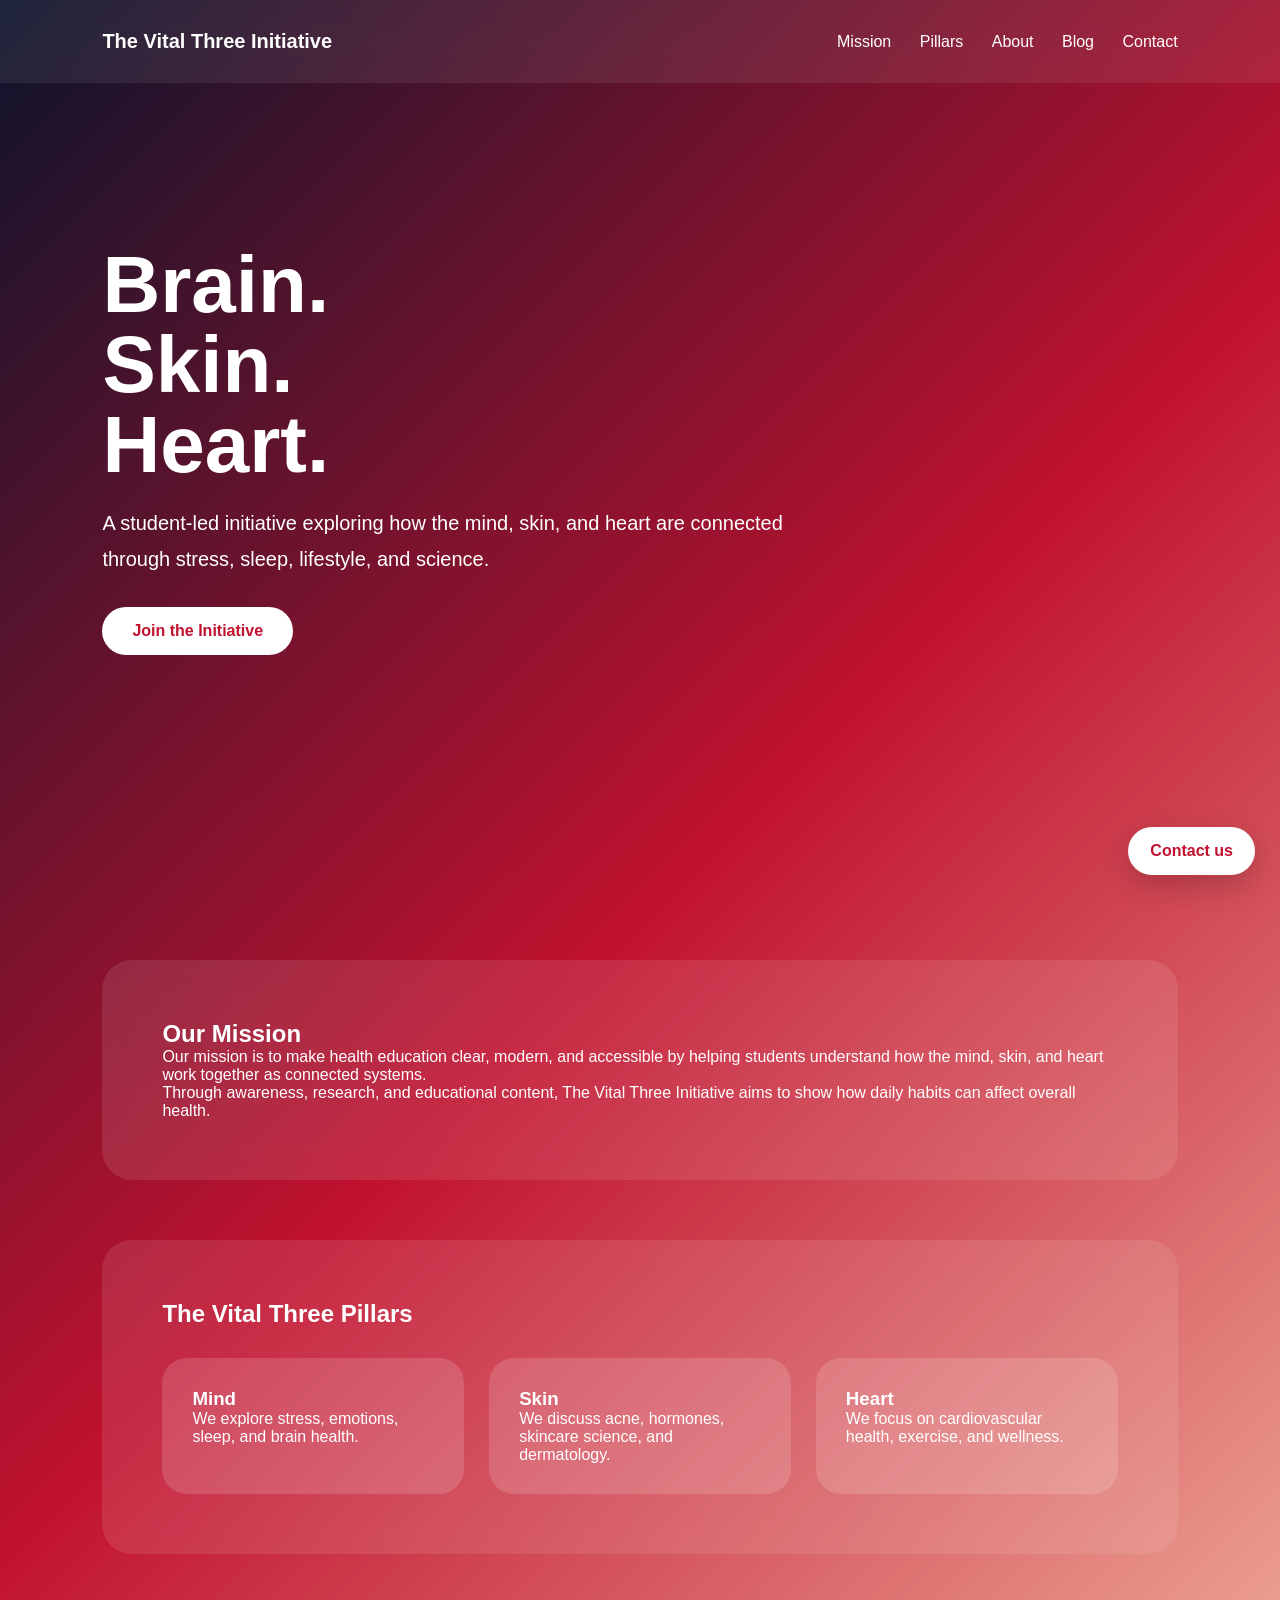
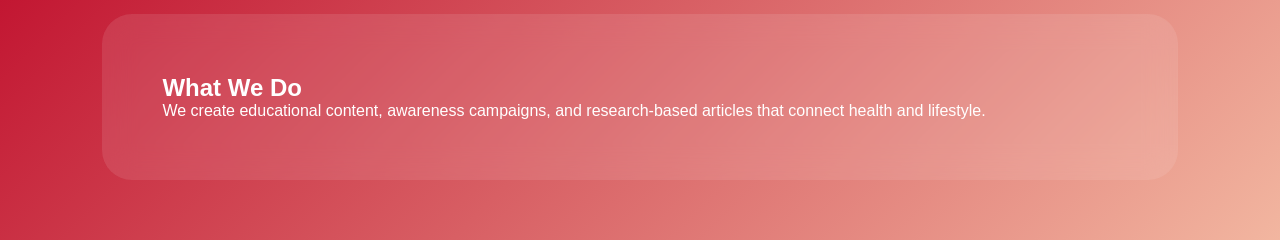
<file: index.html>
<!DOCTYPE html>
<html lang="en">
<head>
<meta charset="UTF-8">
<meta name="viewport" content="width=device-width, initial-scale=1.0">
<title>The Vital Three Initiative</title>
<link rel="stylesheet" href="style.css">
</head>
<body>

<header>
  <div class="logo">The Vital Three Initiative</div>

  <nav>
    <a href="#mission">Mission</a>
    <a href="#pillars">Pillars</a>
    <a href="about.html">About</a>
    <a href="blog.html">Blog</a>
    <a href="contact.html">Contact</a>
  </nav>
</header>

<section class="hero">

<div class="hero-content reveal">

<h1>Brain.<br>Skin.<br>Heart.</h1>

<p>
A student-led initiative exploring how the mind, skin, and heart are connected through stress, sleep, lifestyle, and science.
</p>

<a href="contact.html" class="btn">
Join the Initiative
</a>

</div>

</section>

<section class="glass reveal" id="mission">

<h2>Our Mission</h2>

<p>
Our mission is to make health education clear, modern, and accessible by helping students understand how the mind, skin, and heart work together as connected systems.
</p>

<p>
Through awareness, research, and educational content, The Vital Three Initiative aims to show how daily habits can affect overall health.
</p>

</section>

<section class="glass reveal" id="pillars">

<h2>The Vital Three Pillars</h2>

<div class="cards">

<div class="card">
<h3>Mind</h3>
<p>
We explore stress, emotions, sleep, and brain health.
</p>
</div>

<div class="card">
<h3>Skin</h3>
<p>
We discuss acne, hormones, skincare science, and dermatology.
</p>
</div>

<div class="card">
<h3>Heart</h3>
<p>
We focus on cardiovascular health, exercise, and wellness.
</p>
</div>

</div>

</section>

<section class="glass reveal">

<h2>What We Do</h2>

<p>
We create educational content, awareness campaigns, and research-based articles that connect health and lifestyle.
</p>

</section>

<a class="chatbox" href="contact.html">
Contact us
</a>

<script src="script.js"></script>

</body>
</html>
</file>
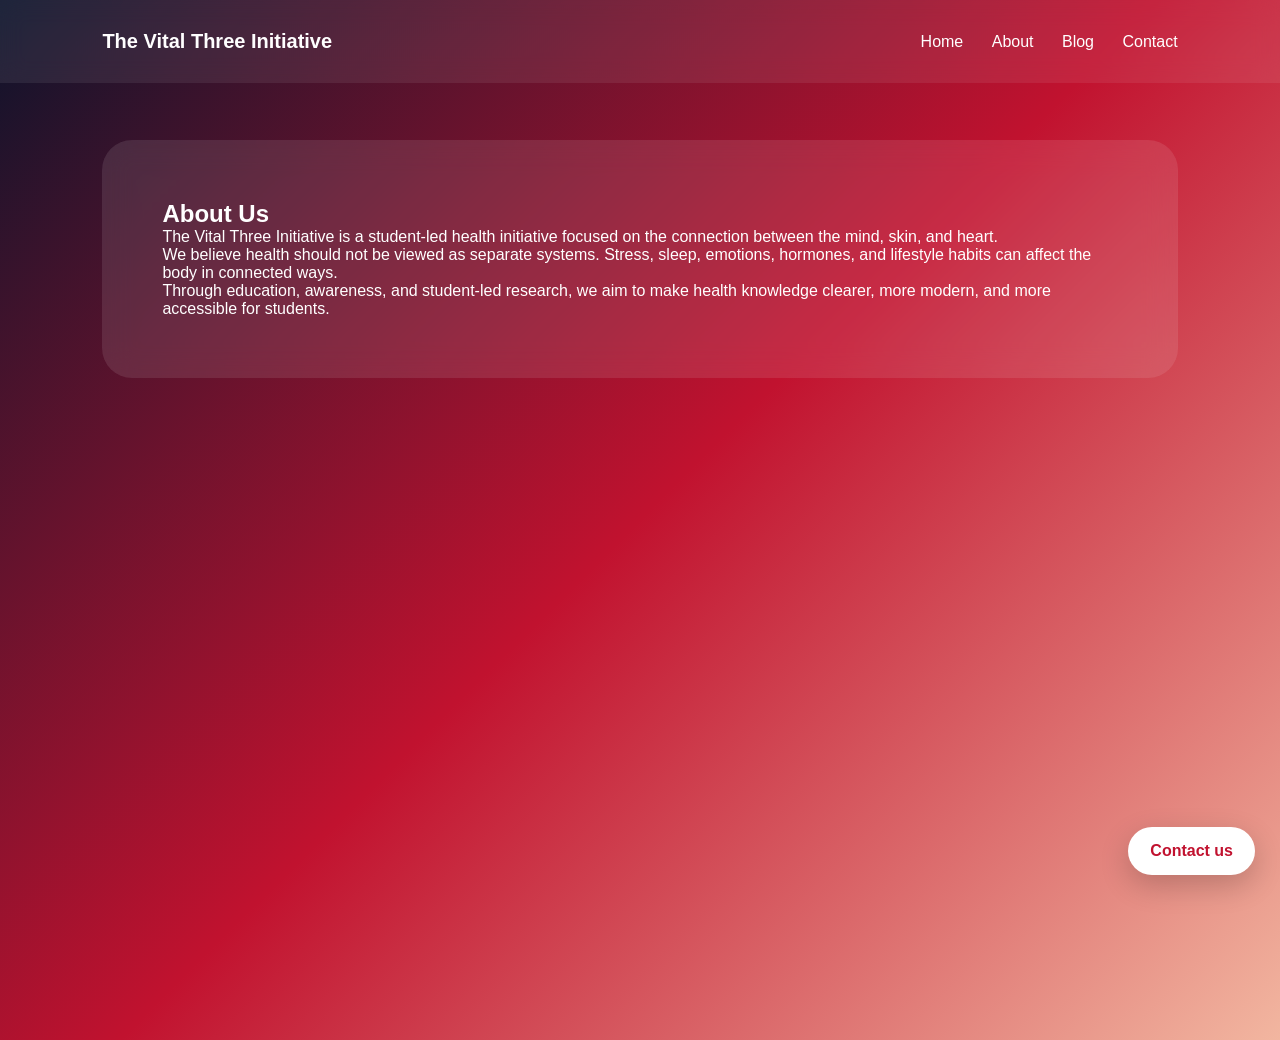
<file: about.html>
<!DOCTYPE html>
<html lang="en">
<head>
<meta charset="UTF-8">
<meta name="viewport" content="width=device-width, initial-scale=1.0">
<title>About | The Vital Three Initiative</title>
<link rel="stylesheet" href="style.css">
</head>
<body>

<header>
  <div class="logo">The Vital Three Initiative</div>

  <nav>
    <a href="index.html">Home</a>
    <a href="about.html">About</a>
    <a href="blog.html">Blog</a>
    <a href="contact.html">Contact</a>
  </nav>
</header>

<section class="glass reveal" style="margin-top:140px;">

<h2>About Us</h2>

<p>
The Vital Three Initiative is a student-led health initiative focused on the connection between the mind, skin, and heart.
</p>

<p>
We believe health should not be viewed as separate systems. Stress, sleep, emotions, hormones, and lifestyle habits can affect the body in connected ways.
</p>

<p>
Through education, awareness, and student-led research, we aim to make health knowledge clearer, more modern, and more accessible for students.
</p>

</section>

<a class="chatbox" href="contact.html">
Contact us
</a>

<script src="script.js"></script>

</body>
</html>
</file>
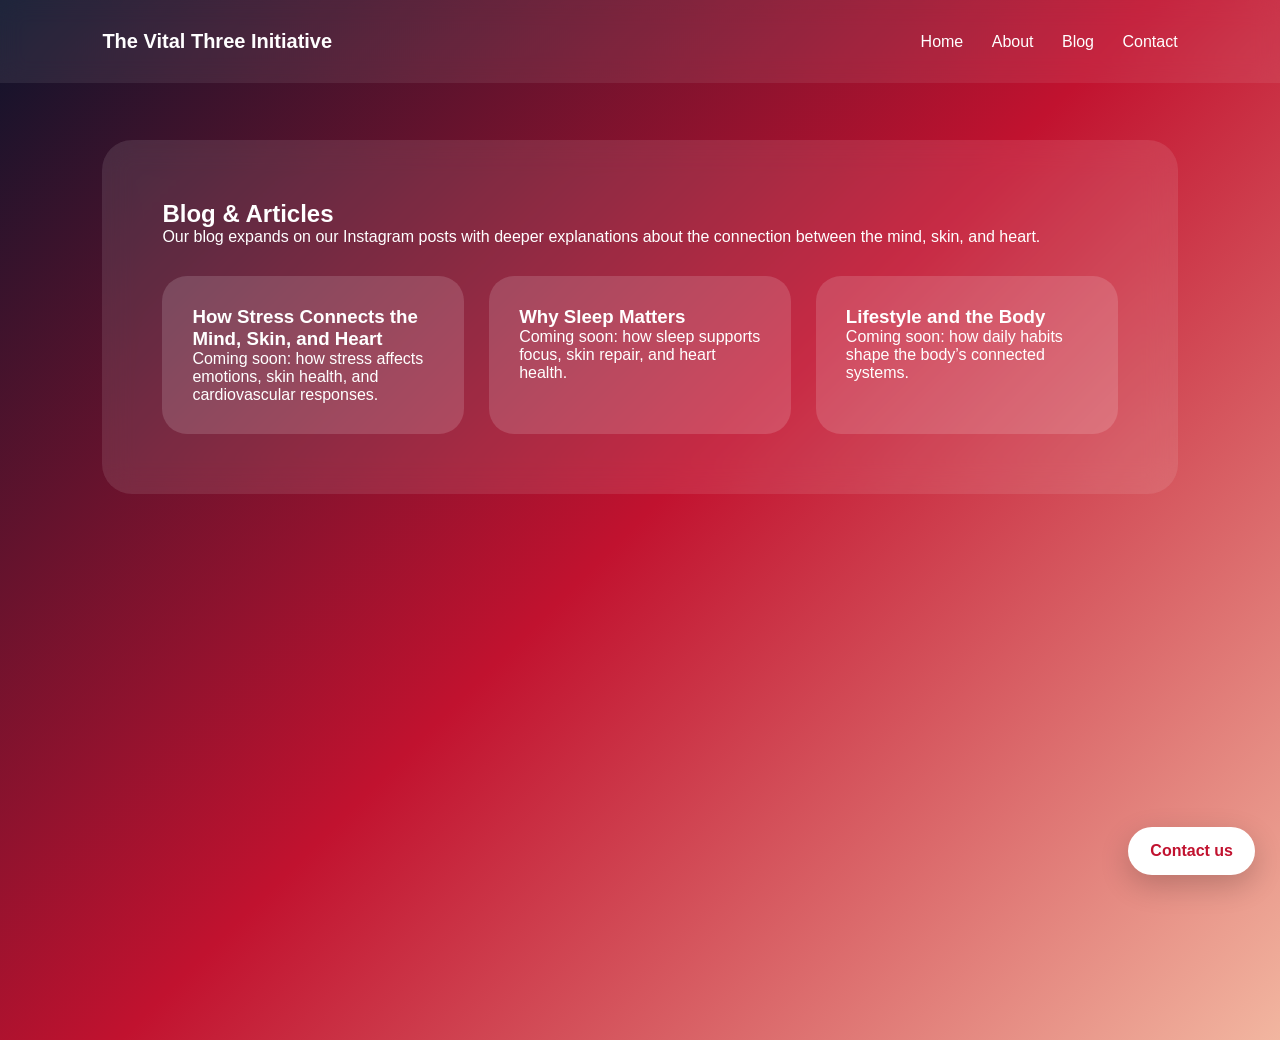
<file: blog.html>
<!DOCTYPE html>
<html lang="en">
<head>
<meta charset="UTF-8">
<meta name="viewport" content="width=device-width, initial-scale=1.0">
<title>Blog | The Vital Three Initiative</title>
<link rel="stylesheet" href="style.css">
</head>
<body>

<header>
  <div class="logo">The Vital Three Initiative</div>

  <nav>
    <a href="index.html">Home</a>
    <a href="about.html">About</a>
    <a href="blog.html">Blog</a>
    <a href="contact.html">Contact</a>
  </nav>
</header>

<section class="glass reveal" style="margin-top:140px;">

<h2>Blog & Articles</h2>

<p>
Our blog expands on our Instagram posts with deeper explanations about the connection between the mind, skin, and heart.
</p>

<div class="cards">

<div class="card">
<h3>How Stress Connects the Mind, Skin, and Heart</h3>
<p>Coming soon: how stress affects emotions, skin health, and cardiovascular responses.</p>
</div>

<div class="card">
<h3>Why Sleep Matters</h3>
<p>Coming soon: how sleep supports focus, skin repair, and heart health.</p>
</div>

<div class="card">
<h3>Lifestyle and the Body</h3>
<p>Coming soon: how daily habits shape the body’s connected systems.</p>
</div>

</div>

</section>

<a class="chatbox" href="contact.html">
Contact us
</a>

<script src="script.js"></script>

</body>
</html>
</file>
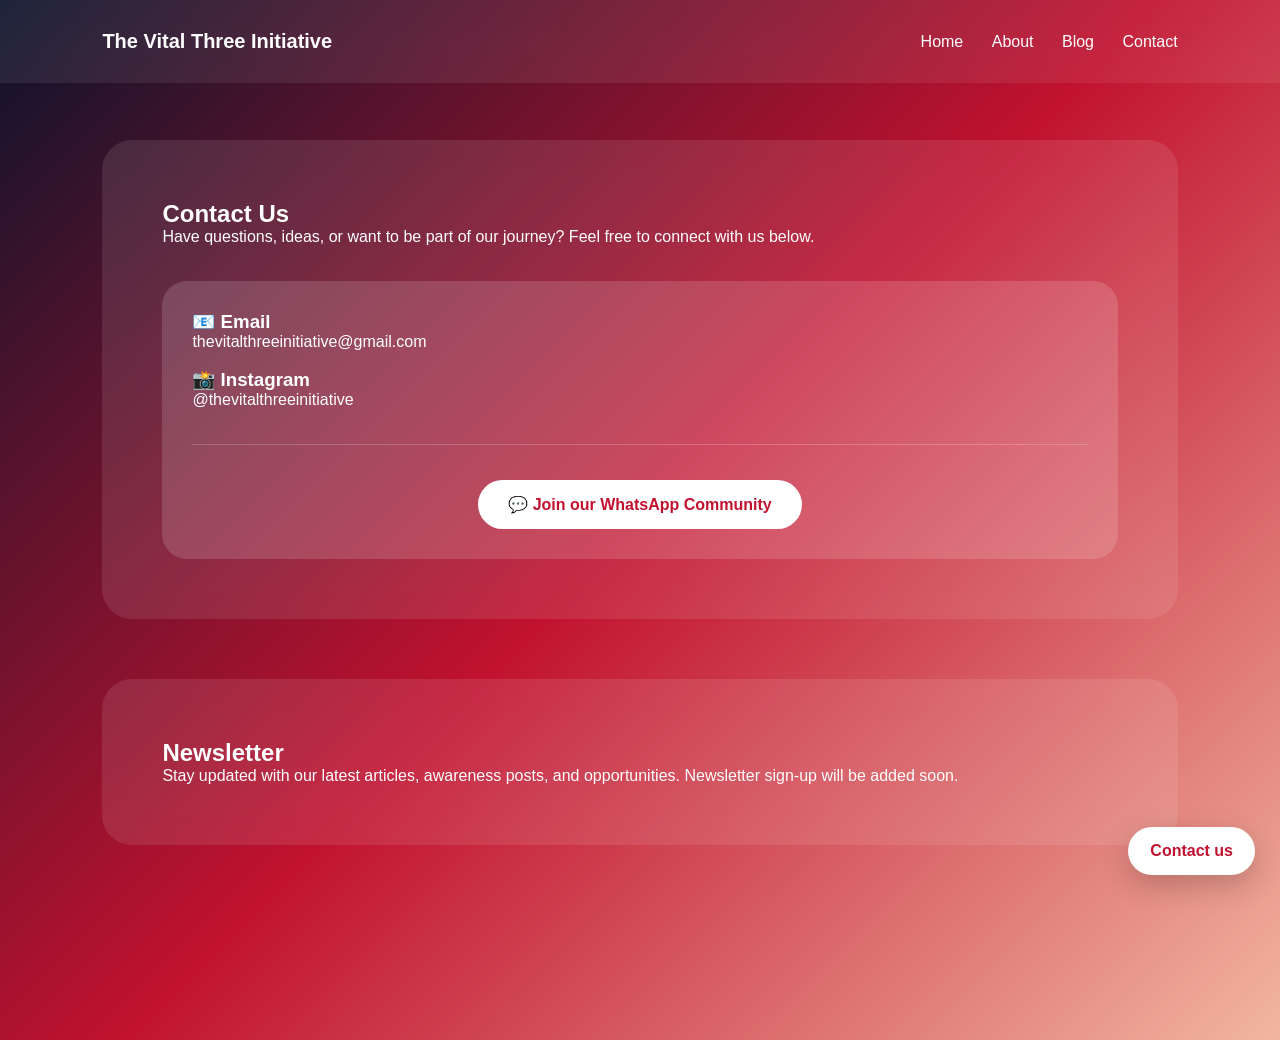
<file: contact.html>
<!DOCTYPE html>
<html lang="en">
<head>
<meta charset="UTF-8">
<meta name="viewport" content="width=device-width, initial-scale=1.0">
<title>Contact | The Vital Three Initiative</title>
<link rel="stylesheet" href="style.css">
</head>
<body>

<header>
  <div class="logo">The Vital Three Initiative</div>

  <nav>
    <a href="index.html">Home</a>
    <a href="about.html">About</a>
    <a href="blog.html">Blog</a>
    <a href="contact.html">Contact</a>
  </nav>
</header>

<section class="glass reveal" style="margin-top:140px;">

<h2>Contact Us</h2>

<p>
Have questions, ideas, or want to be part of our journey?
Feel free to connect with us below.
</p>

<div class="card" style="margin-top:35px;">

<h3>📧 Email</h3>

<p>
<a href="mailto:thevitalthreeinitiative@gmail.com"
style="color:white;text-decoration:none;">
thevitalthreeinitiative@gmail.com
</a>
</p>

<br>

<h3>📸 Instagram</h3>

<p>
<a href="https://instagram.com/thevitalthreeinitiative"
target="_blank"
style="color:white;text-decoration:none;">
@thevitalthreeinitiative
</a>
</p>

<hr style="
margin:35px 0;
border:none;
height:1px;
background:rgba(255,255,255,.2);
">

<center>

<a href="https://chat.whatsapp.com/H9IrnY49QLY6vHXRZ9k1qC"
target="_blank"
class="btn">

💬 Join our WhatsApp Community

</a>

</center>

</div>

</section>

<section class="glass reveal">

<h2>Newsletter</h2>

<p>
Stay updated with our latest articles, awareness posts, and opportunities.

Newsletter sign-up will be added soon.
</p>

</section>

<a class="chatbox" href="contact.html">

Contact us

</a>

<script src="script.js"></script>

</body>
</html>
</file>
<file: style.css>
*{
margin:0;
padding:0;
box-sizing:border-box;
font-family:Arial,sans-serif;
}

html{
scroll-behavior:smooth;
}

body{
background:linear-gradient(135deg,#0B132B 0%,#C1122F 50%,#F2B6A0 100%);
color:white;
min-height:100vh;
}

header{
position:fixed;
top:0;
width:100%;
padding:30px 8%;
display:flex;
justify-content:space-between;
align-items:center;
backdrop-filter:blur(12px);
background:rgba(255,255,255,.08);
}

.logo{
font-weight:bold;
font-size:20px;
}

nav a{
color:white;
text-decoration:none;
margin-left:24px;
}

.hero{
min-height:100vh;
display:flex;
align-items:center;
padding:0 8%;
}

.hero-content{
max-width:750px;
}

.hero h1{
font-size:80px;
line-height:1;
margin-bottom:20px;
}

.hero p{
font-size:20px;
line-height:1.8;
margin-bottom:30px;
}

.btn{
display:inline-block;
padding:15px 30px;
background:white;
color:#C1122F;
text-decoration:none;
border-radius:40px;
font-weight:bold;
transition:.3s;
}

.btn:hover{
transform:translateY(-5px);
}

.glass{
margin:60px 8%;
padding:60px;
background:rgba(255,255,255,.1);
border-radius:30px;
backdrop-filter:blur(15px);
}

.cards{
display:grid;
grid-template-columns:repeat(auto-fit,minmax(230px,1fr));
gap:25px;
margin-top:30px;
}

.card{
background:rgba(255,255,255,.15);
padding:30px;
border-radius:25px;
transition:.3s;
}

.card:hover{
transform:translateY(-10px);
}

.chatbox{
position:fixed;
bottom:25px;
right:25px;
background:white;
color:#C1122F;
padding:15px 22px;
border-radius:40px;
text-decoration:none;
font-weight:bold;
box-shadow:0 10px 30px rgba(0,0,0,.2);
}

.reveal{
opacity:0;
transform:translateY(40px);
transition:1s;
}

.reveal.active{
opacity:1;
transform:translateY(0);
}
</file>
